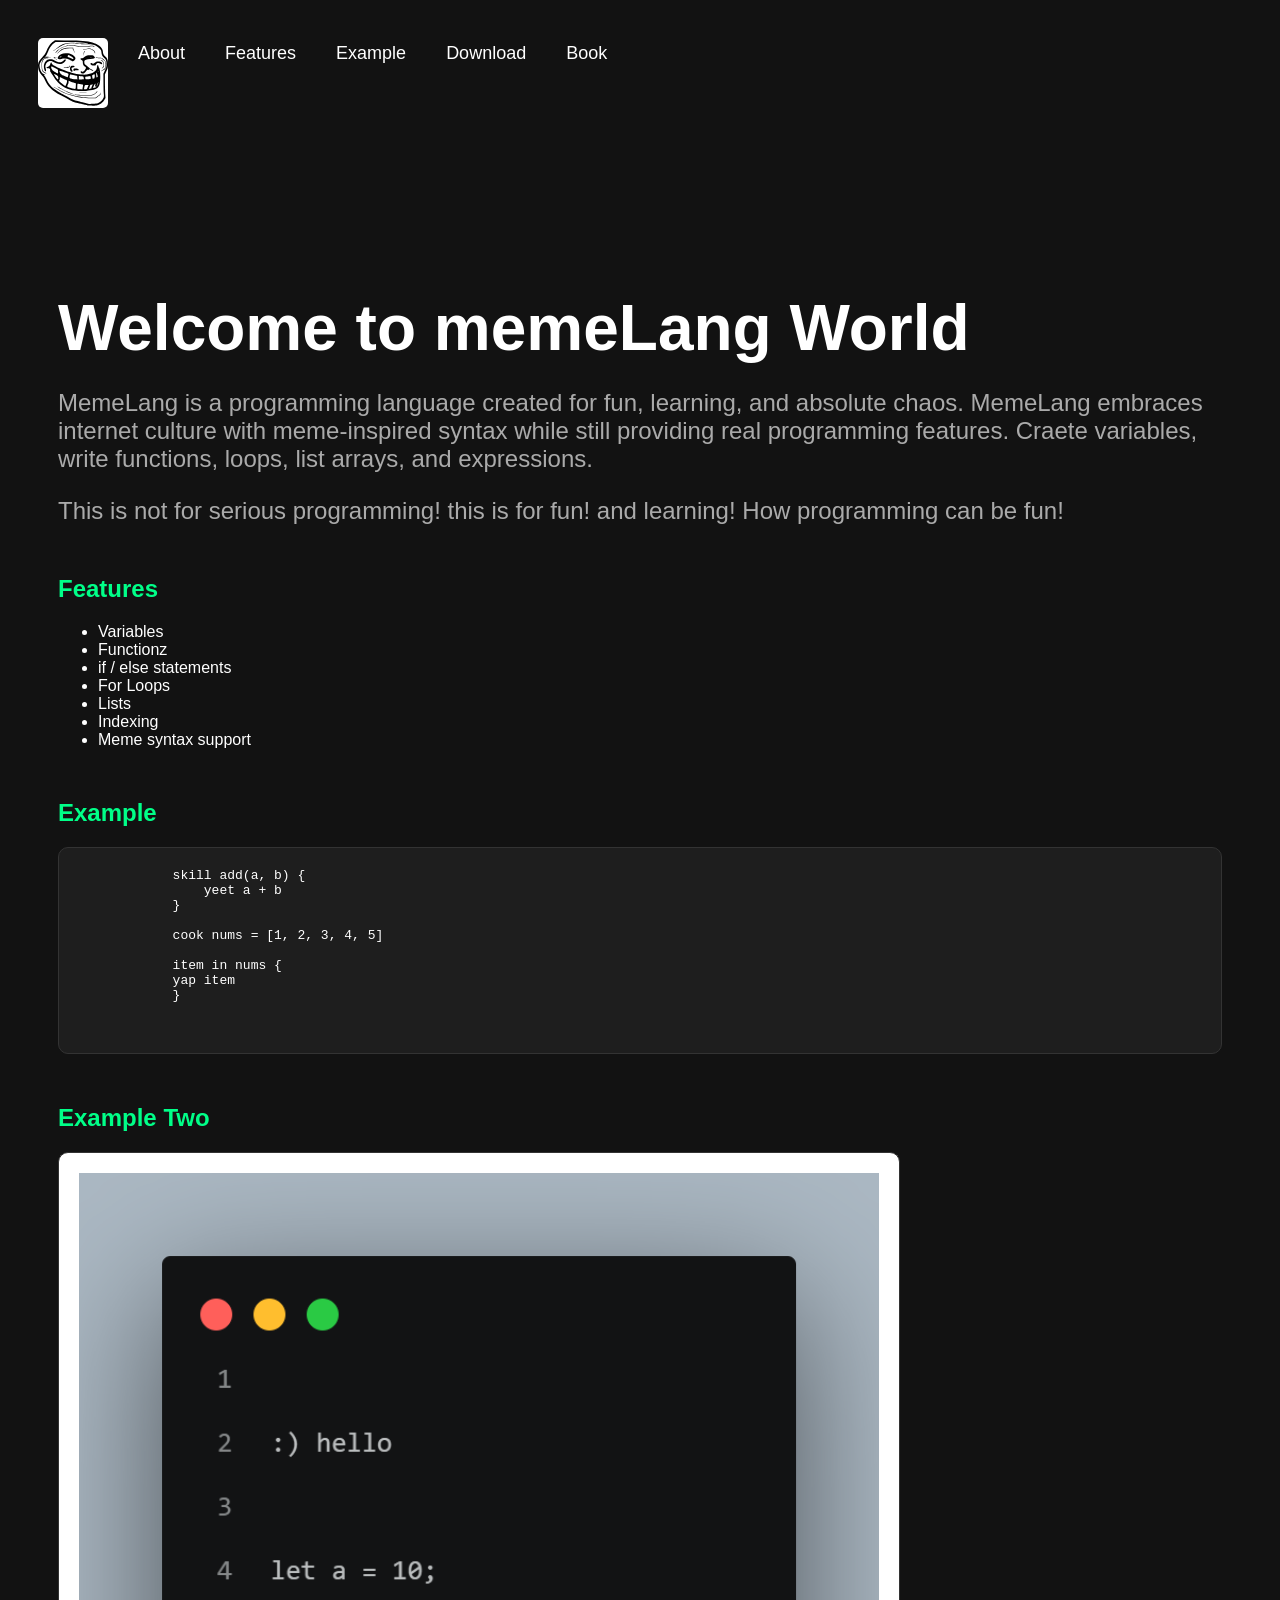
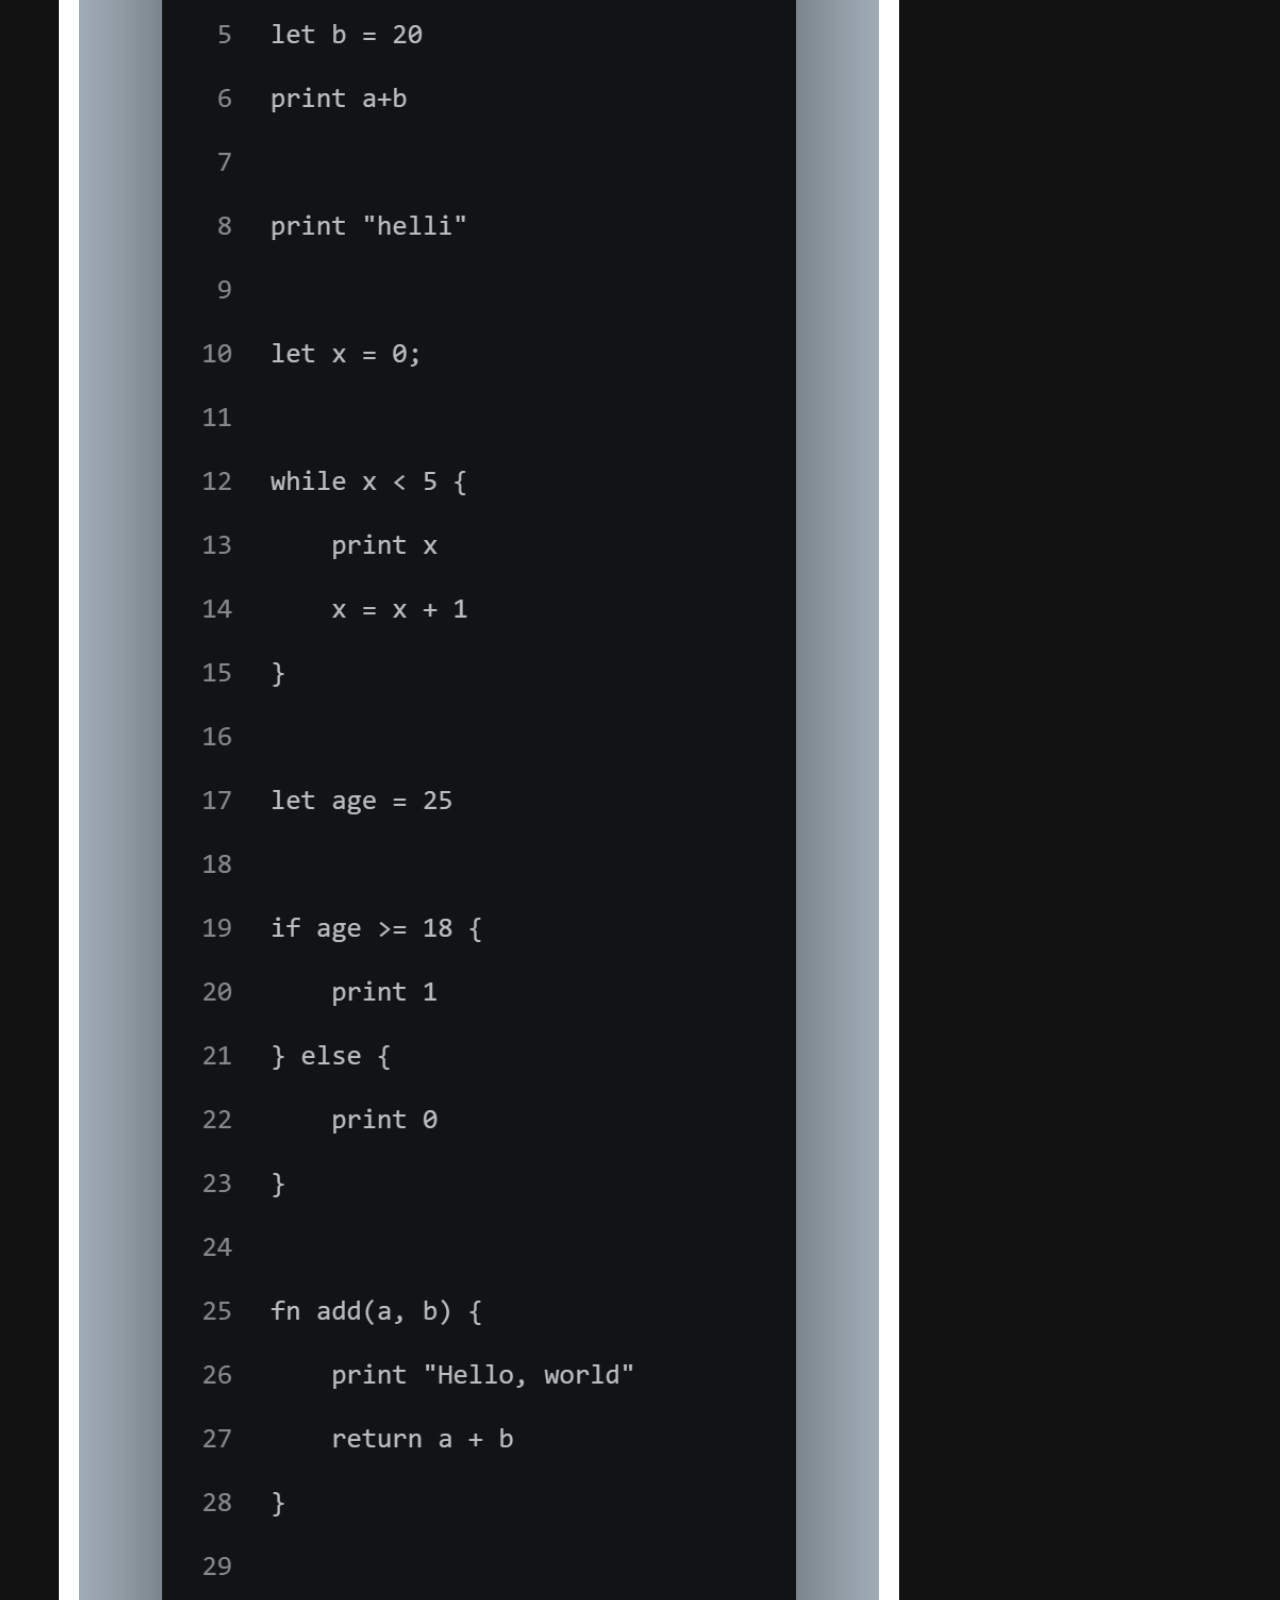
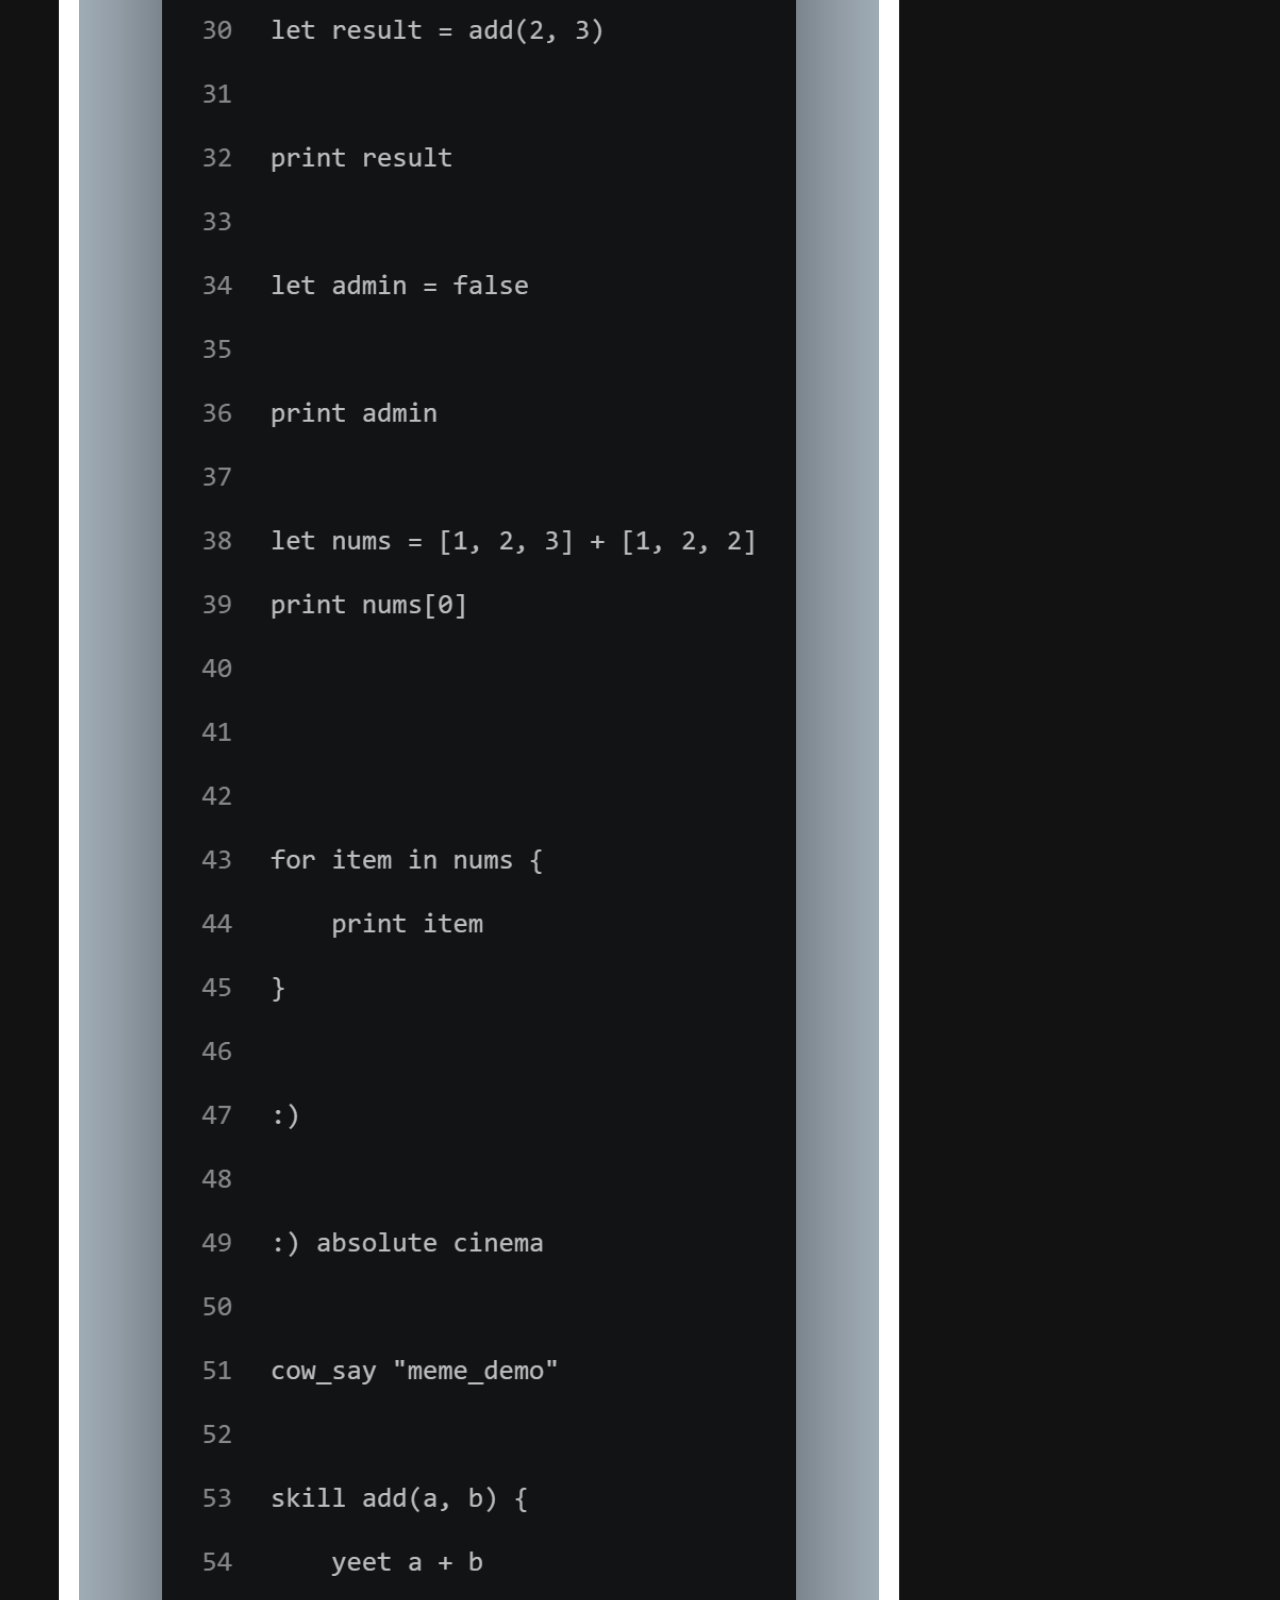
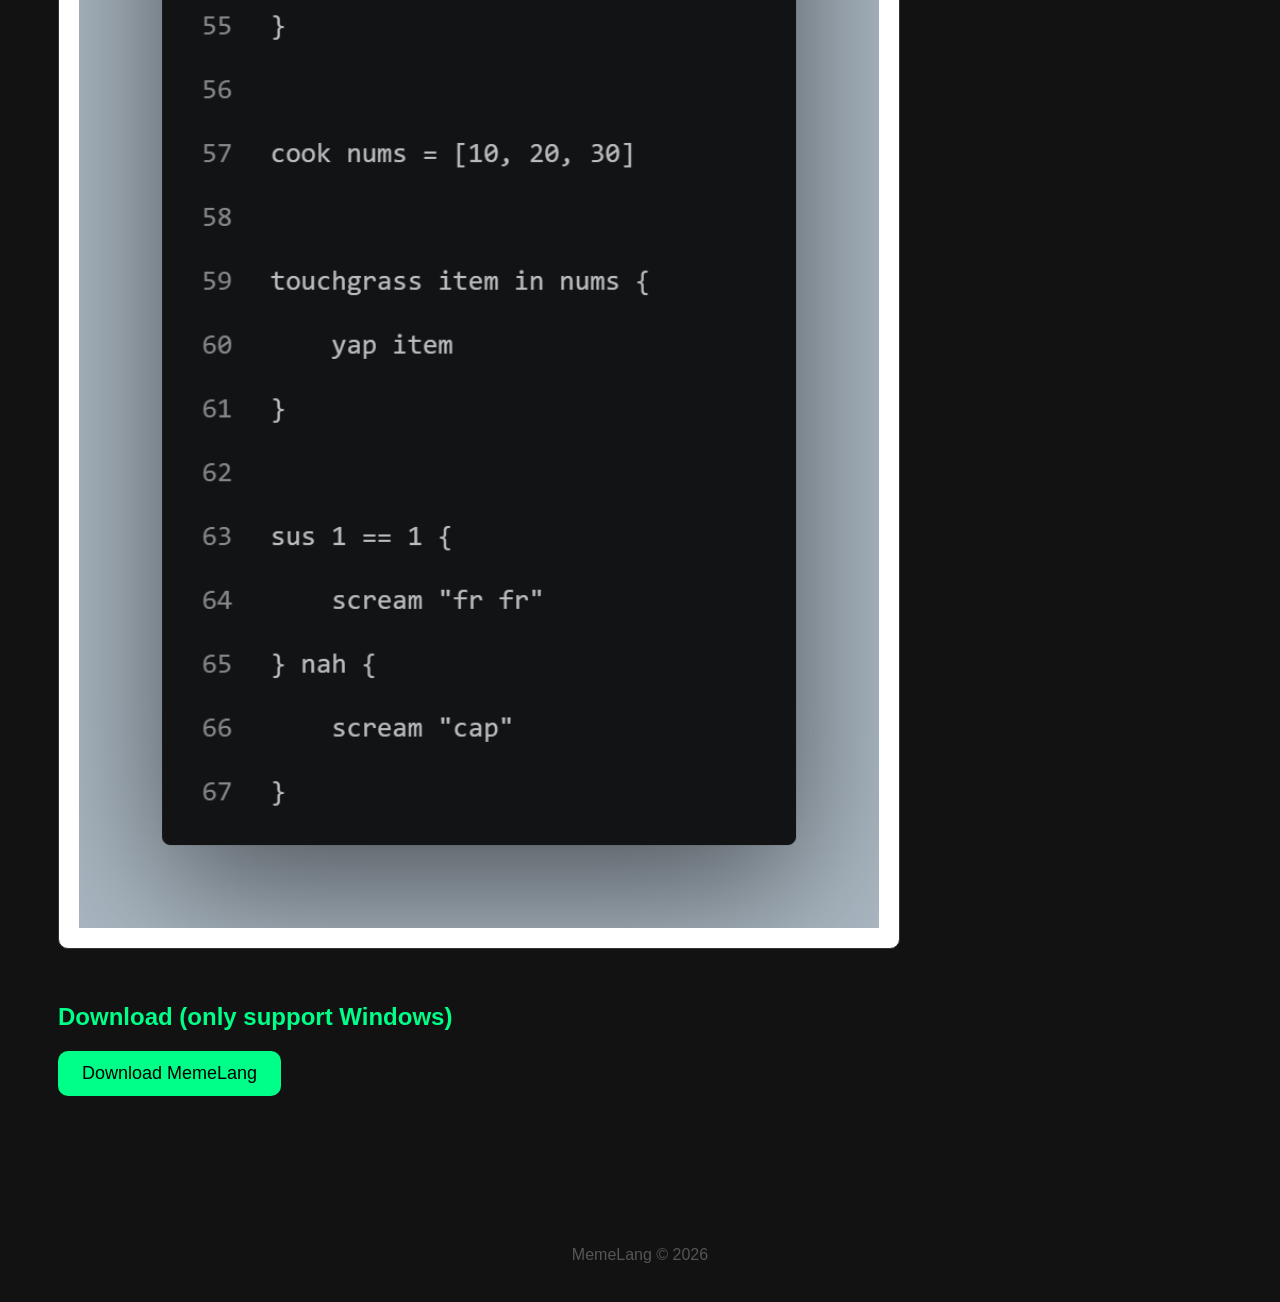
<file: website/index.html>
<!DOCTYPE html>
<html lang="en">
<head>
    <meta charset="UTF-8">
    <meta name="viewport" content="width=device-width, initial-scale=1.0">
    <title>memeLang</title>


    <link rel="stylesheet" href="style.css">
</head>
<body>
    <nav>
        <img src="assets\Trollface.svg" alt="memeLang Logo" class="logo">
        <a href="#about">About</a>
        <a href="#features">Features</a>
        <a href="#example">Example</a>
        <a href="#download">Download</a>
        <a href="book.html">Book</a>
    </nav>


    <section class="hero">
        <h1 id="about"> Welcome to memeLang World</h1>
        <p>MemeLang is a programming language created for fun, learning, and absolute chaos. MemeLang embraces internet culture with meme-inspired syntax while still providing real programming features. Craete variables,  write functions, loops, list arrays, and expressions. </p>
        <p> This is not for serious programming! this is for fun! and learning! How programming can be fun!</p>
        
        <h2 id="features">Features</h2>
        <ul>
            <li>Variables</li>
            <li>Functionz</li>
            <li>if / else statements</li>
            <li>For Loops</li>
            <li>Lists</li>
            <li>Indexing</li>
            <li>Meme syntax support</li>
        </ul>
        
        <h2 id="example">Example</h2>
        <pre>
            skill add(a, b) {
                yeet a + b
            }

            cook nums = [1, 2, 3, 4, 5]

            item in nums {
            yap item
            }

        </pre>

        <h2>Example Two</h2>
        <img src="assets\code.png" alt="Example Code" id="example_two">


        <h2 id="download">Download (only support Windows)</h2>
        <a class="downlaod-btn" href="downloads/memeLang.exe" download>
            <button>Download MemeLang</button>
        </a>
    </section>
    


    <footer>MemeLang © 2026</footer>

</body>
</html>
</file>
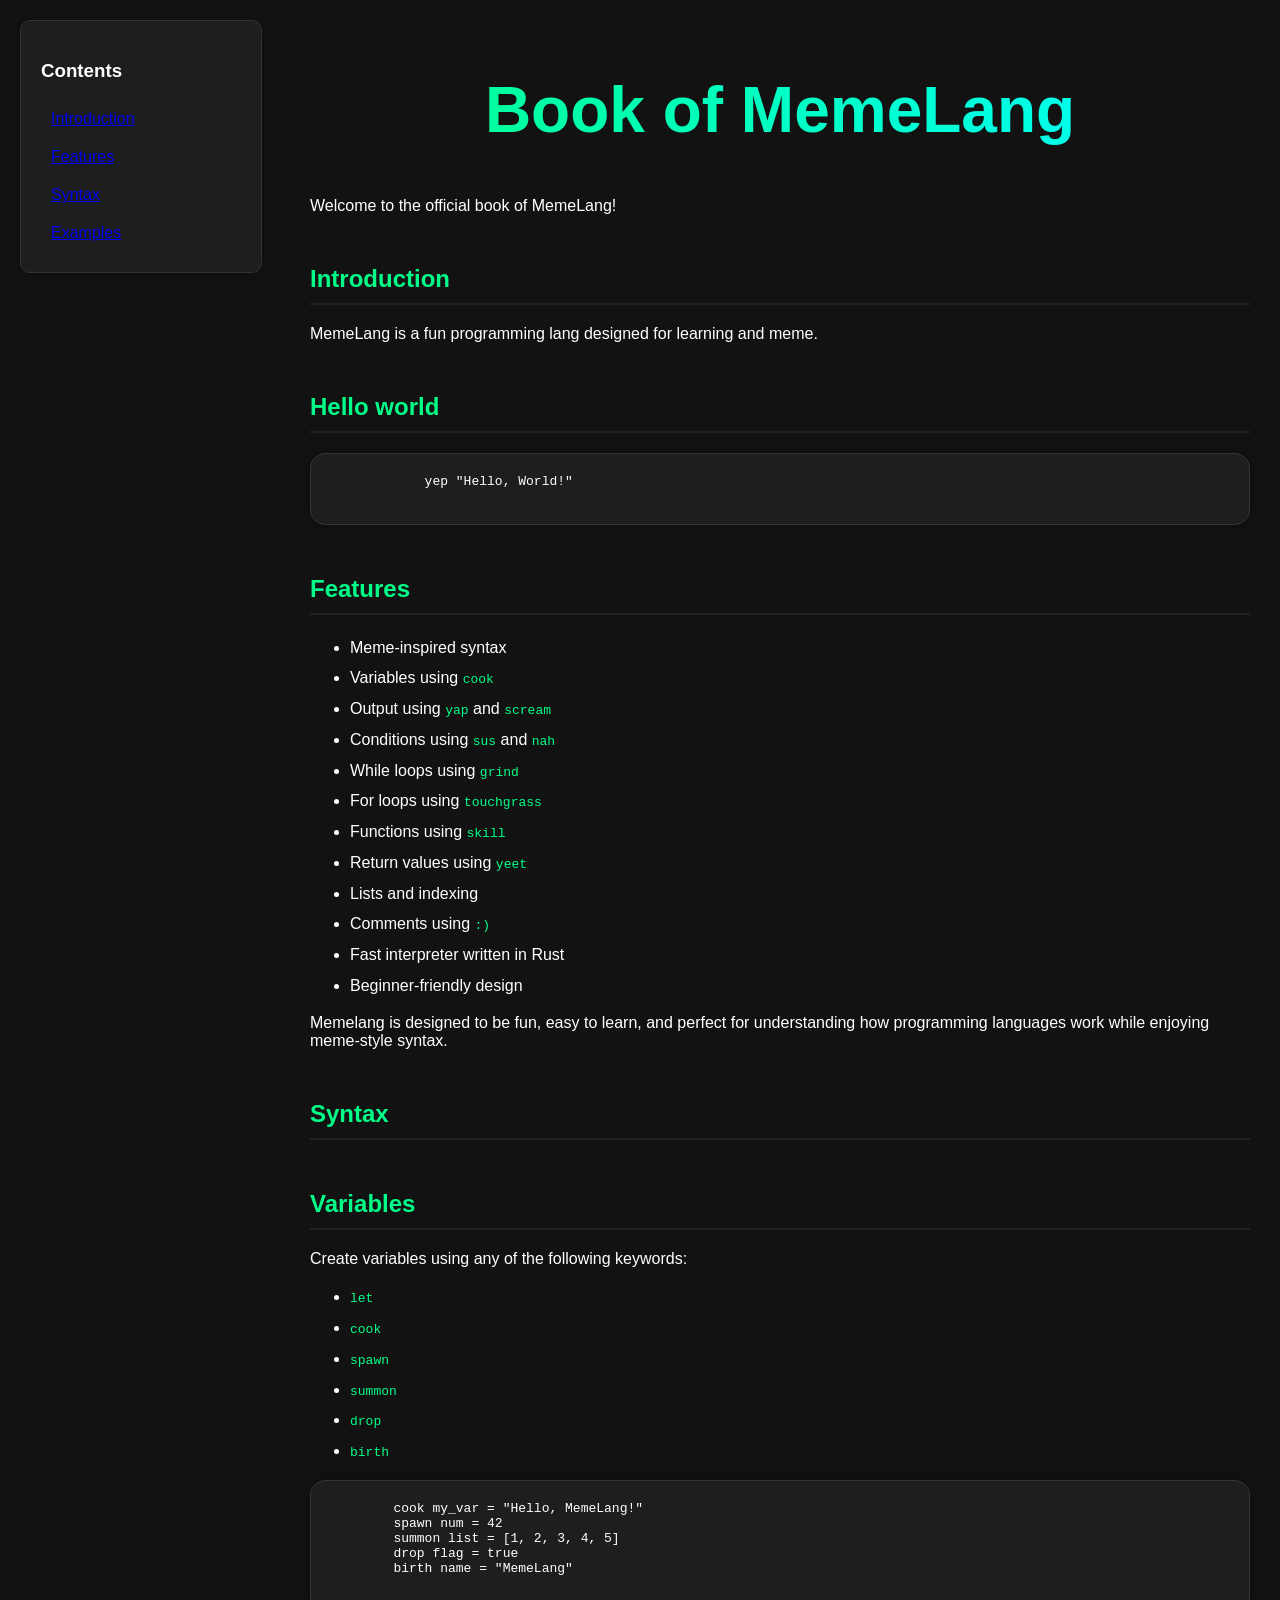
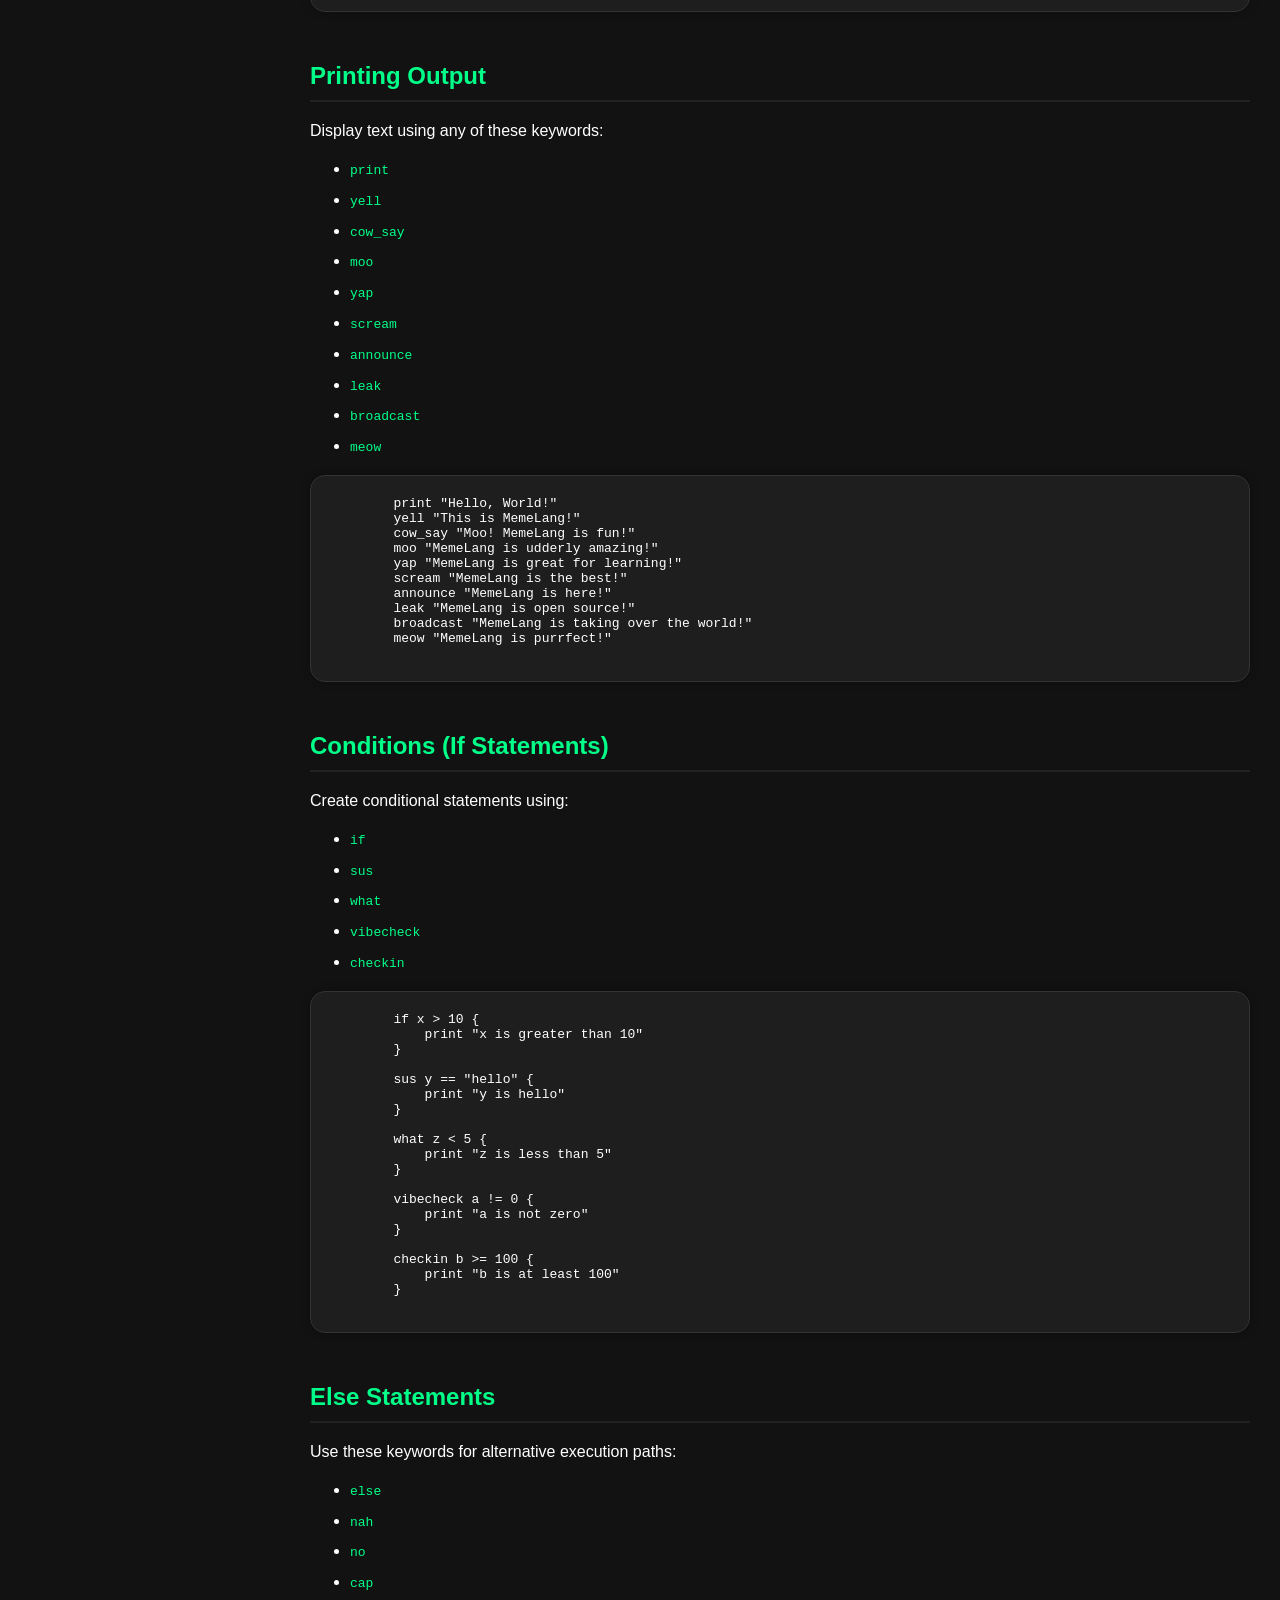
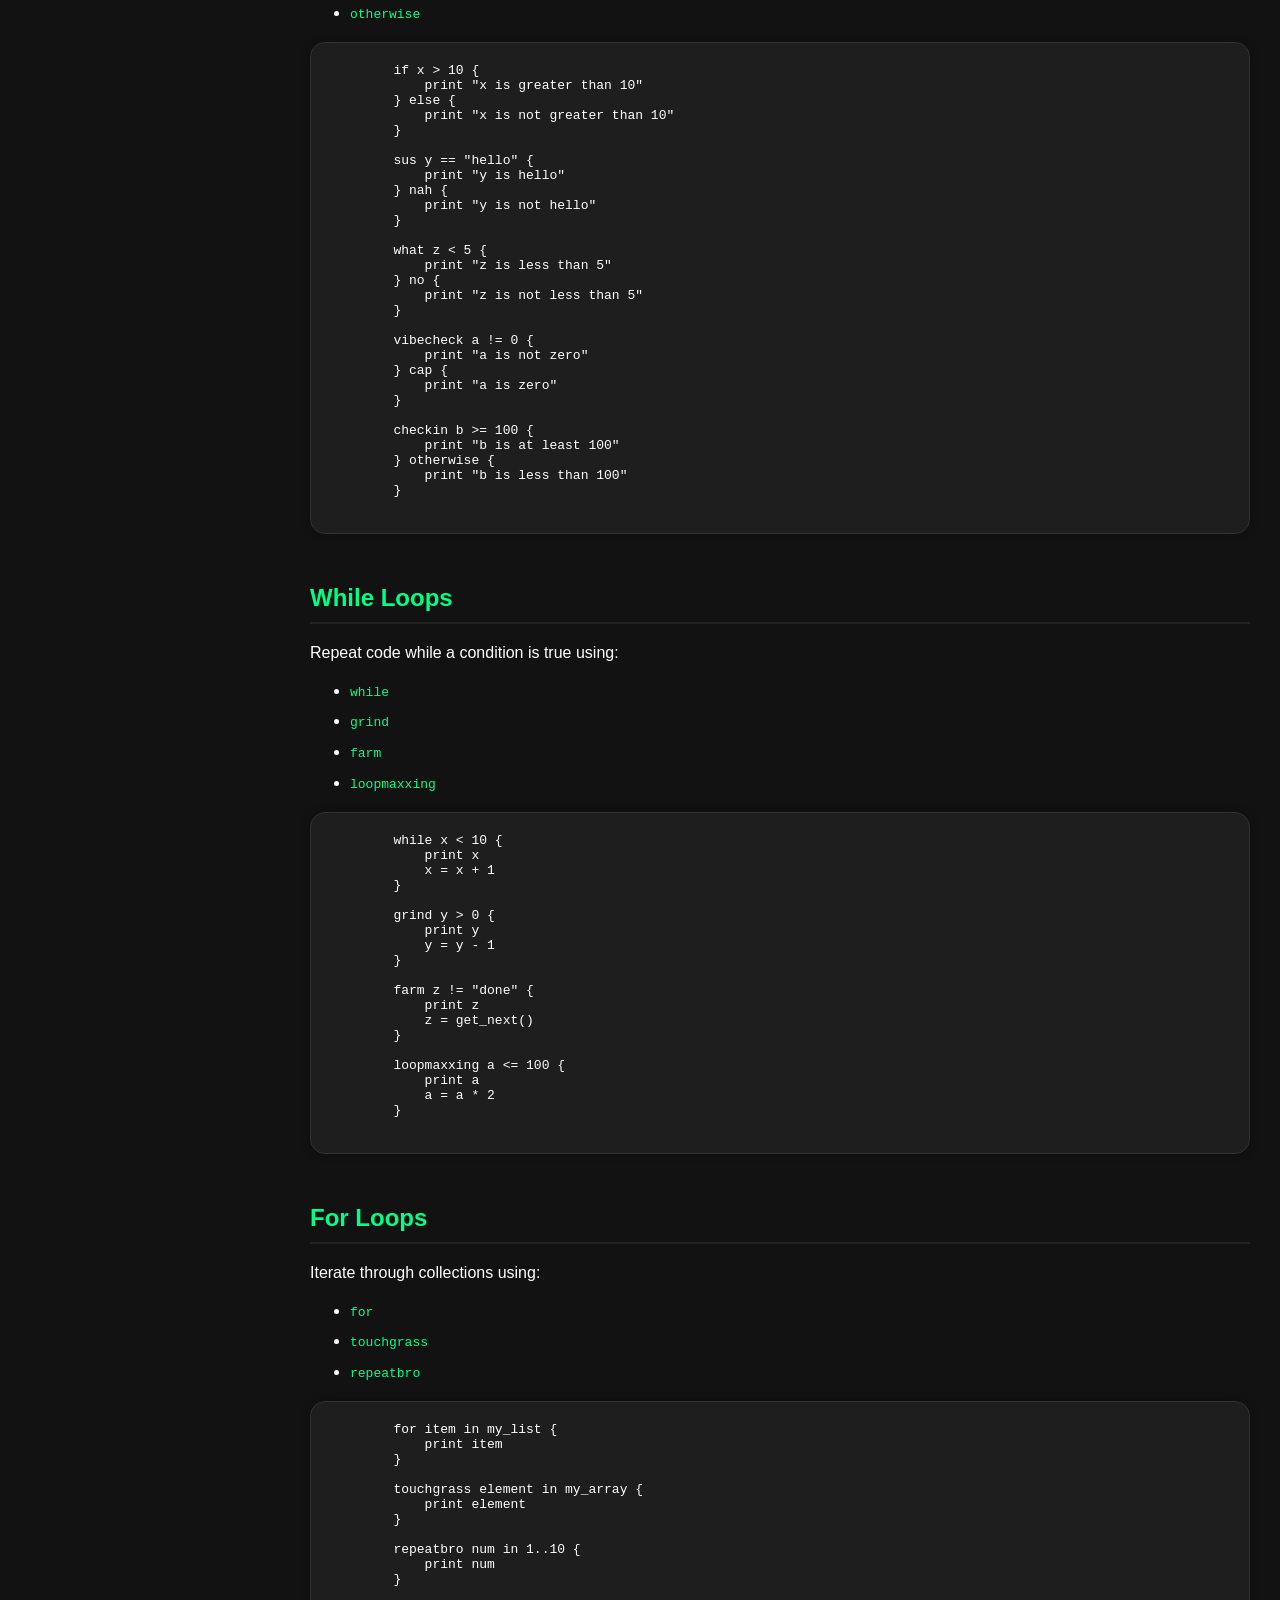
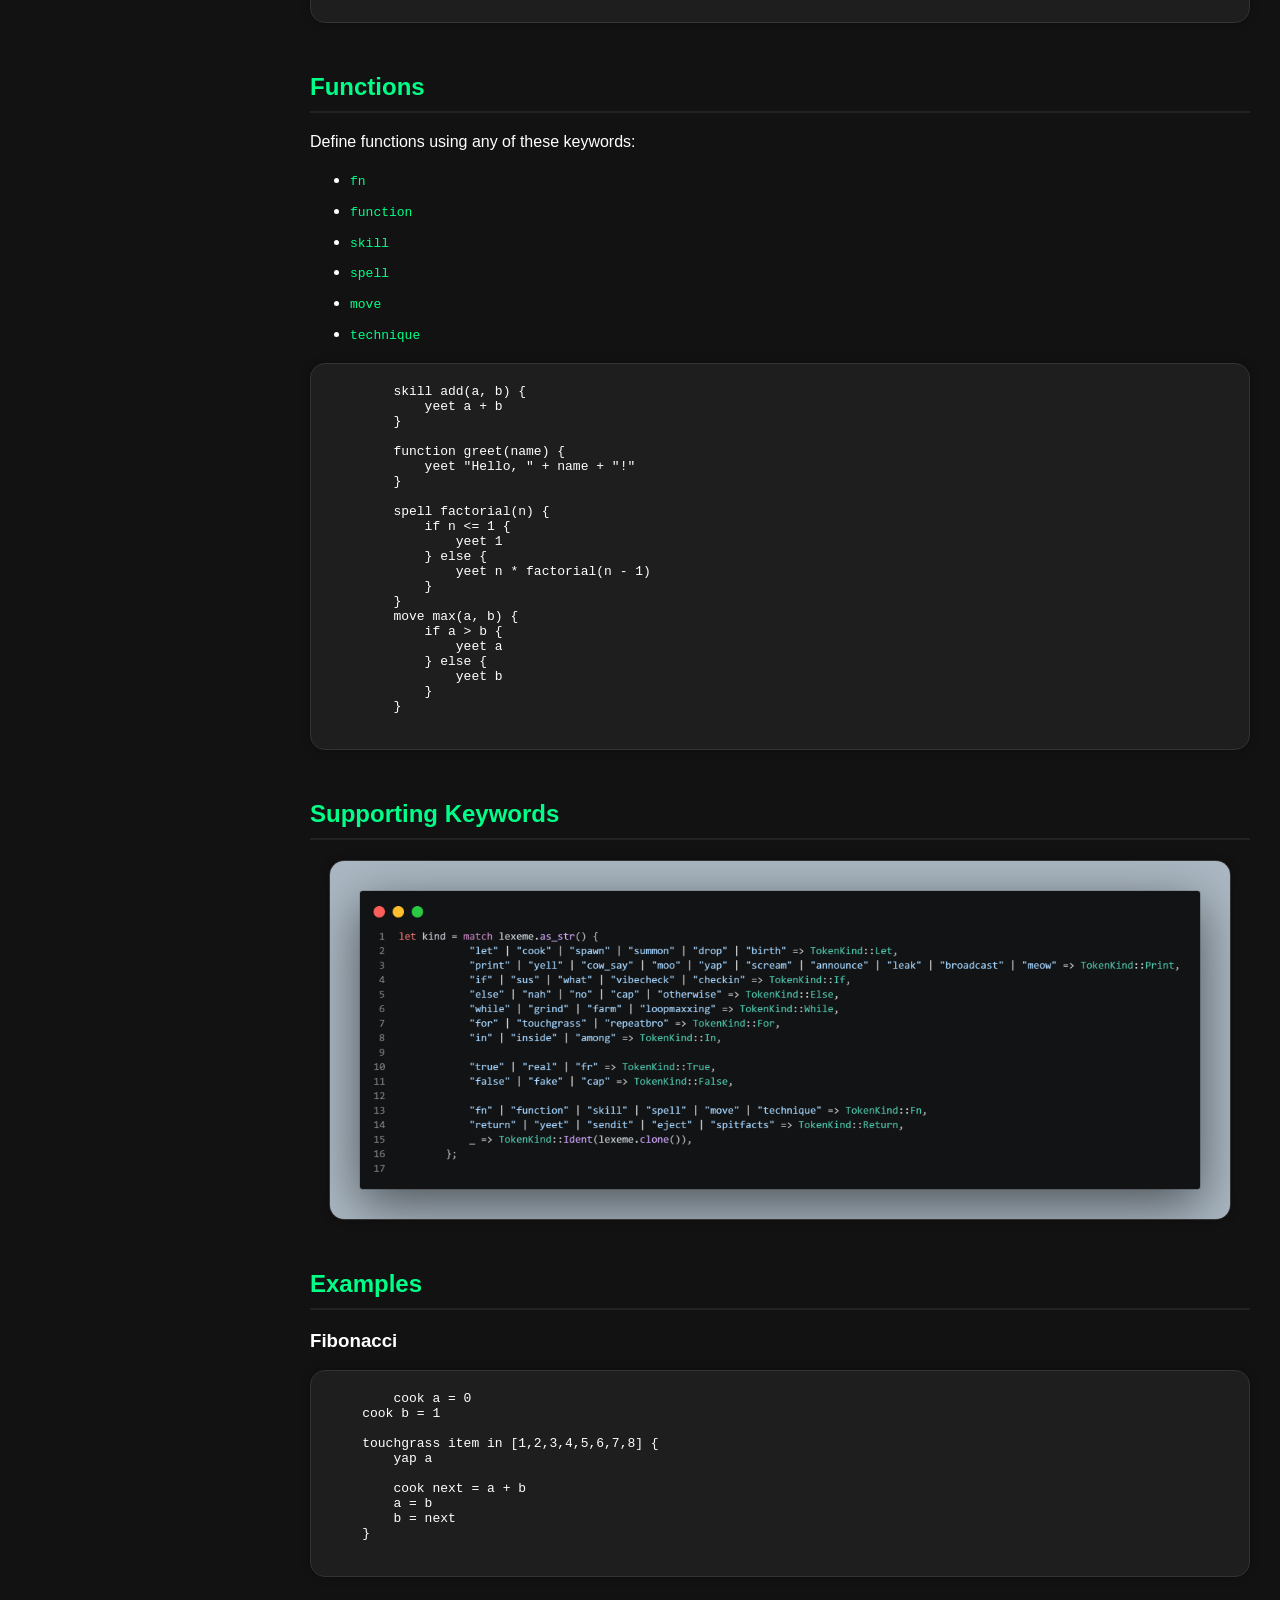
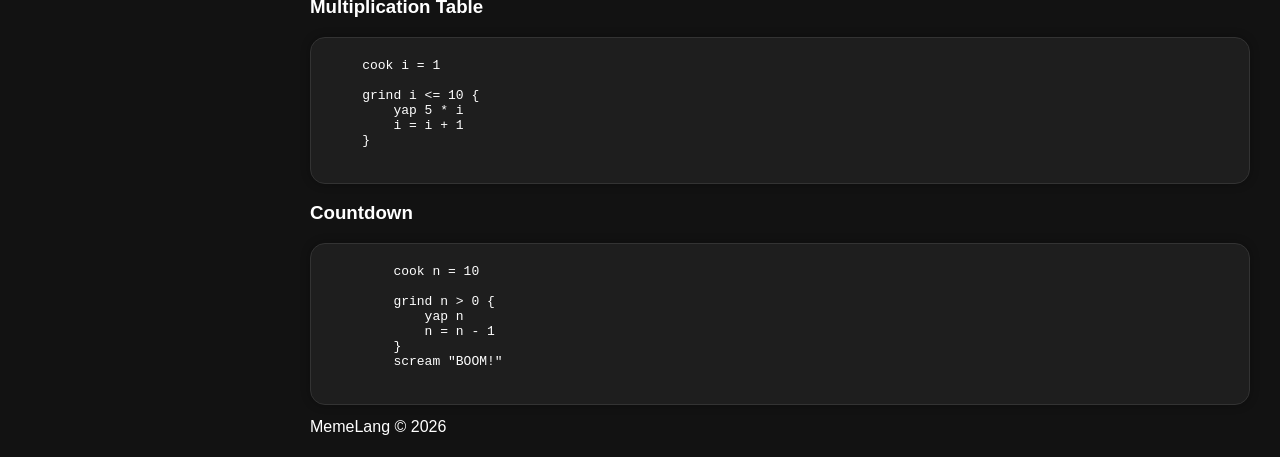
<file: website/book.html>
<!DOCTYPE html>
<html lang="en">
<head>
    <meta charset="UTF-8">
    <meta name="viewport" content="width=device-width, initial-scale=1.0">
    <title>Document</title>
    <link rel="stylesheet" href="book.css">
</head>
<body>
    <div class="container">
        <h1>Book of MemeLang</h1>
        <p>Welcome to the official book of MemeLang!</p>
        <div class="sidebar">
        <h3>Contents</h3>

        <a href="#introduction">Introduction</a>
        <a href="#features">Features</a>
        <a href="#syntax">Syntax</a>
        <a href="#examples">Examples</a>
        </div>


        <h2 id="introduction">Introduction</h2>
        <p>MemeLang is a fun programming lang designed for learning and meme.</p>
        <h2>Hello world</h2>
        <pre>
            yep "Hello, World!"
        </pre>



        <h2 id="features">Features</h2>

        <ul>
            <li> Meme-inspired syntax</li>

            <li> Variables using <code>cook</code></li>

            <li> Output using <code>yap</code> and <code>scream</code></li>

            <li> Conditions using <code>sus</code> and <code>nah</code></li>

            <li> While loops using <code>grind</code></li>

            <li> For loops using <code>touchgrass</code></li>

            <li> Functions using <code>skill</code></li>

            <li> Return values using <code>yeet</code></li>

            <li> Lists and indexing</li>

            <li> Comments using <code>:)</code></li>

            <li> Fast interpreter written in Rust</li>

            <li> Beginner-friendly design</li>
        </ul>
        

        <p>Memelang is designed to be fun, easy to learn, and perfect for understanding how programming languages work while enjoying meme-style syntax.</p>


        <h2 id="syntax">Syntax</h2>
        <h2>Variables</h2>
    <p>Create variables using any of the following keywords:</p>

    <ul>
        <li><code>let</code></li>
        <li><code>cook</code></li>
        <li><code>spawn</code></li>
        <li><code>summon</code></li>
        <li><code>drop</code></li>
        <li><code>birth</code></li>
    </ul>
    <pre>
        cook my_var = "Hello, MemeLang!"
        spawn num = 42
        summon list = [1, 2, 3, 4, 5]
        drop flag = true
        birth name = "MemeLang"
    </pre>


    <h2>Printing Output</h2>
    <p>Display text using any of these keywords:</p>

    <ul>
        <li><code>print</code></li>
        <li><code>yell</code></li>
        <li><code>cow_say</code></li>
        <li><code>moo</code></li>
        <li><code>yap</code></li>
        <li><code>scream</code></li>
        <li><code>announce</code></li>
        <li><code>leak</code></li>
        <li><code>broadcast</code></li>
        <li><code>meow</code></li>
    </ul>

    <pre>
        print "Hello, World!"
        yell "This is MemeLang!"
        cow_say "Moo! MemeLang is fun!"
        moo "MemeLang is udderly amazing!"
        yap "MemeLang is great for learning!"
        scream "MemeLang is the best!"
        announce "MemeLang is here!"
        leak "MemeLang is open source!"
        broadcast "MemeLang is taking over the world!"
        meow "MemeLang is purrfect!"
    </pre>
    
    
    <h2>Conditions (If Statements)</h2>
    <p>Create conditional statements using:</p>

    <ul>
        <li><code>if</code></li>
        <li><code>sus</code></li>
        <li><code>what</code></li>
        <li><code>vibecheck</code></li>
        <li><code>checkin</code></li>
    </ul>

    <pre>
        if x > 10 {
            print "x is greater than 10"
        }

        sus y == "hello" {
            print "y is hello"
        }

        what z < 5 {
            print "z is less than 5"
        }

        vibecheck a != 0 {
            print "a is not zero"
        }

        checkin b >= 100 {
            print "b is at least 100"
        }
    </pre>

    <h2>Else Statements</h2>
    <p>Use these keywords for alternative execution paths:</p>

    <ul>
        <li><code>else</code></li>
        <li><code>nah</code></li>
        <li><code>no</code></li>
        <li><code>cap</code></li>
        <li><code>otherwise</code></li>
    </ul>

    <pre>
        if x > 10 {
            print "x is greater than 10"
        } else {
            print "x is not greater than 10"
        }

        sus y == "hello" {
            print "y is hello"
        } nah {
            print "y is not hello"
        }

        what z < 5 {
            print "z is less than 5"
        } no {
            print "z is not less than 5"
        }

        vibecheck a != 0 {
            print "a is not zero"
        } cap {
            print "a is zero"
        }

        checkin b >= 100 {
            print "b is at least 100"
        } otherwise {
            print "b is less than 100"
        }
    </pre>

    <h2>While Loops</h2>
    <p>Repeat code while a condition is true using:</p>

    <ul>
        <li><code>while</code></li>
        <li><code>grind</code></li>
        <li><code>farm</code></li>
        <li><code>loopmaxxing</code></li>
    </ul>

    <pre>
        while x < 10 {
            print x
            x = x + 1
        }

        grind y > 0 {
            print y
            y = y - 1
        }

        farm z != "done" {
            print z
            z = get_next()
        }

        loopmaxxing a <= 100 {
            print a
            a = a * 2
        }
    </pre>



    <h2>For Loops</h2>

    <p>Iterate through collections using:</p>

    <ul>
        <li><code>for</code></li>
        <li><code>touchgrass</code></li>
        <li><code>repeatbro</code></li>
    </ul>

    <pre>
        for item in my_list {
            print item
        }

        touchgrass element in my_array {
            print element
        }

        repeatbro num in 1..10 {
            print num
        }
    </pre>


    <h2>Functions</h2>
    <p>Define functions using any of these keywords:</p>

    <ul>
        <li><code>fn</code></li>
        <li><code>function</code></li>
        <li><code>skill</code></li>
        <li><code>spell</code></li>
        <li><code>move</code></li>
        <li><code>technique</code></li>
    </ul>

    <pre>
        skill add(a, b) {
            yeet a + b
        }

        function greet(name) {
            yeet "Hello, " + name + "!"
        }

        spell factorial(n) {
            if n <= 1 {
                yeet 1
            } else {
                yeet n * factorial(n - 1)
            }
        }
        move max(a, b) {
            if a > b {
                yeet a
            } else {
                yeet b
            }
        }
    </pre>


    <H2>Supporting Keywords</H2>
    <img src="assets/code_2.png" alt="Keyword Table" id="keyword_table">


    <h2 id="examples">Examples</h2>
    <h3>Fibonacci</h3>
    <pre>
        cook a = 0
    cook b = 1

    touchgrass item in [1,2,3,4,5,6,7,8] {
        yap a

        cook next = a + b
        a = b
        b = next
    }
    </pre>

    <h3>Multiplication Table</h3>
    <pre>
    cook i = 1

    grind i <= 10 {
        yap 5 * i
        i = i + 1
    }
    </pre>

    <h3>Countdown</h3>

    <pre>
        cook n = 10

        grind n > 0 {
            yap n
            n = n - 1
        }
        scream "BOOM!"
    </pre>

    <footer>MemeLang © 2026</footer>


    </div>
</body>
</html>
</file>
<file: website/style.css>
body{
    background: #121212;
    color: white;
    font-family: Arial, Helvetica, sans-serif;
    padding: 30px;
}

nav{
    display: flex;
    gap: 20px;
    margin-bottom: 30px;
}
nav a{
    color: white;
    text-decoration: none;
    font-size: 18px;
    padding: 5px 10px;
    border-radius: 5px;
    transition: background-color 0.3s ease;
    
}

nav a:hover {
    color: #00ff88;
}

pre {
    background: #1e1e1e;
    padding: 20px;
    border-radius: 10px;
    overflow-x: auto;
    border: 1px solid #333;
}


.logo {
    background: white;
    border-radius: 5px;
    width: 70px;
    height: 70px;
}


h1 {
    font-size: 4rem;
    margin-bottom: 20px;
}

h2 {
    color: #00ff88;
    margin-top: 50px;
}


button {
    background: #00ff88;
    border: none;
    padding: 12px 24px;
    border-radius: 10px;
    font-size: 18px;
    cursor: pointer;
}

button:hover {
    background: #00cc70;
}



.hero {
    padding: 100px 20px;
}

.hero p {
    font-size: 1.5rem;
    color: #aaa;
}

footer {
    margin-top: 50px;
    text-align: center;
    color: #555;
}


#example_two {
    width: 100%;
    max-width: 800px;
    background: #ffffff;
    padding: 20px;
    border-radius: 10px;
    overflow-x: auto;
    border: 1px solid #333;
    border-radius: 10px;
}


footer {
    text-align: center;
}
</file>
<file: website/book.css>
html {
    scroll-behavior: smooth;
}



body {
    background: #121212;
    color: white;
    font-family: Arial, sans-serif;
    margin: 0;
}

.container {
    max-width: 1000px;
    margin: auto;
    padding: 30px;
    max-width: 1000px;
    margin-left: 280px;
    padding: 30px;
}

.sidebar {
    position: fixed;
    left: 20px;
    top: 20px;
    width: 200px;
    background: #1e1e1e;
    padding: 20px;
    border-radius: 10px;
    border: 1px solid #333;
    box-shadow: 0 0 10px rgba(0,0,0,.3);
}

.sidebar a {
    display: block;
    padding: 10px;
    border-radius: 8px;
    tranistion: .3s;
}
.sidebar a:hover {
    background: #252525;
    color: #00ff88;
}

pre {
    background: #1e1e1e;
    padding: 20px;
    border-radius: 10px;
    overflow-x: auto;
}

code {
    color: #00ff88;
}

h1 {
    color: #00ff88;
    font-size: 4rem;
    text-align: center;
    background: linear-gradient(90deg, #00ff88, #00ffff);
    -webkit-background-clip: text;
    -webkit-text-fill-color: transparent;
    margin-bottom: 50px;
}
h2{
    color: #00ff88;
    margin-top: 50px;
    border-bottom: 2px solid #222;
    padding-bottom: 10px;
}
h3 {
    color: #ffffff;
}

pre {
    background: #1e1e1e;
    padding: 20px;
    border-radius: 15px;
    overflow-x: auto;
    border: 1px solid #333;
    box-shadow: 0 0 10px rgba(0,0,0,.3);
}

pre code {
    color: #00ff88;
    counter-reset: line;
}

ul {
    line-height: 1.6;
}

li {
    margin-bottom: 5px;
}

#keyword_table {
    width: 100%;
    max-width: 900px;
    display: block;
    margin: auto;
    border-radius: 15px;
    border: 1px solid #333;
    box-shadow: 0 0 10px rgba(0,0,0,.3);
}
</file>
